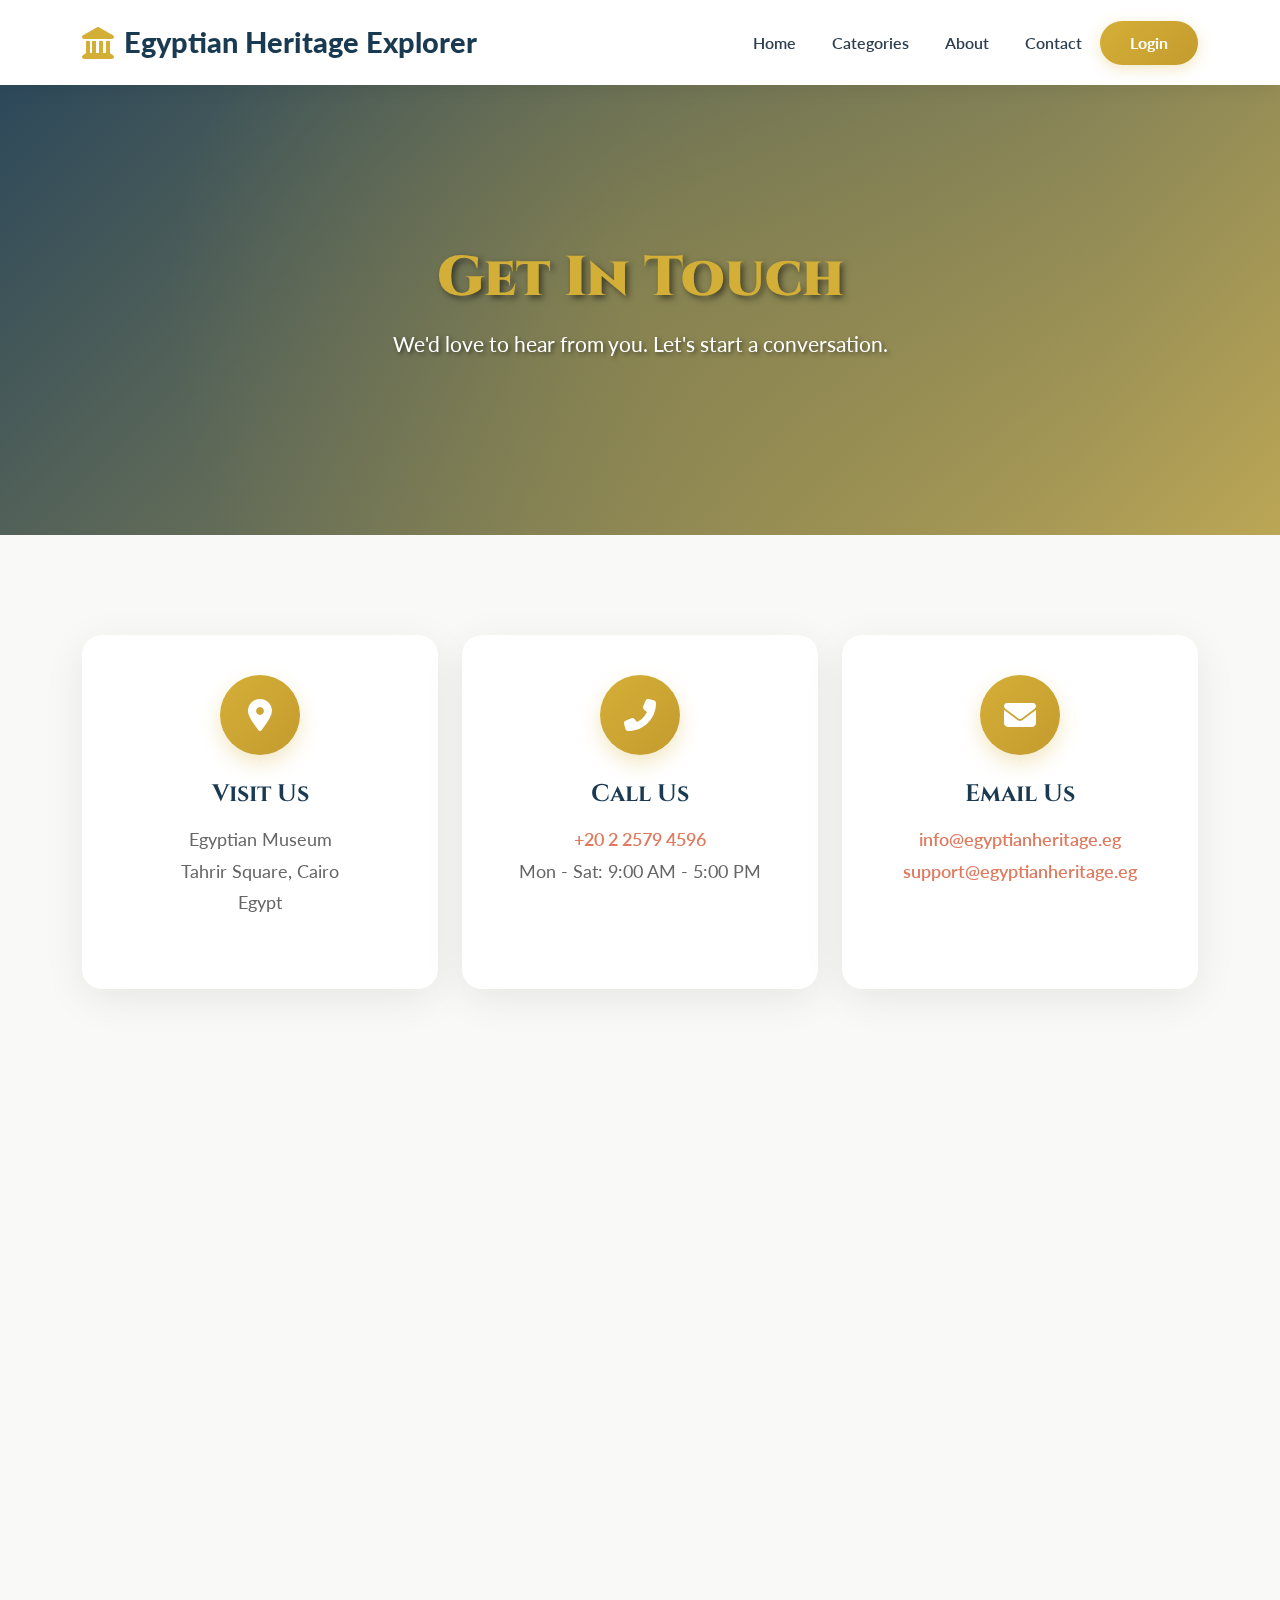
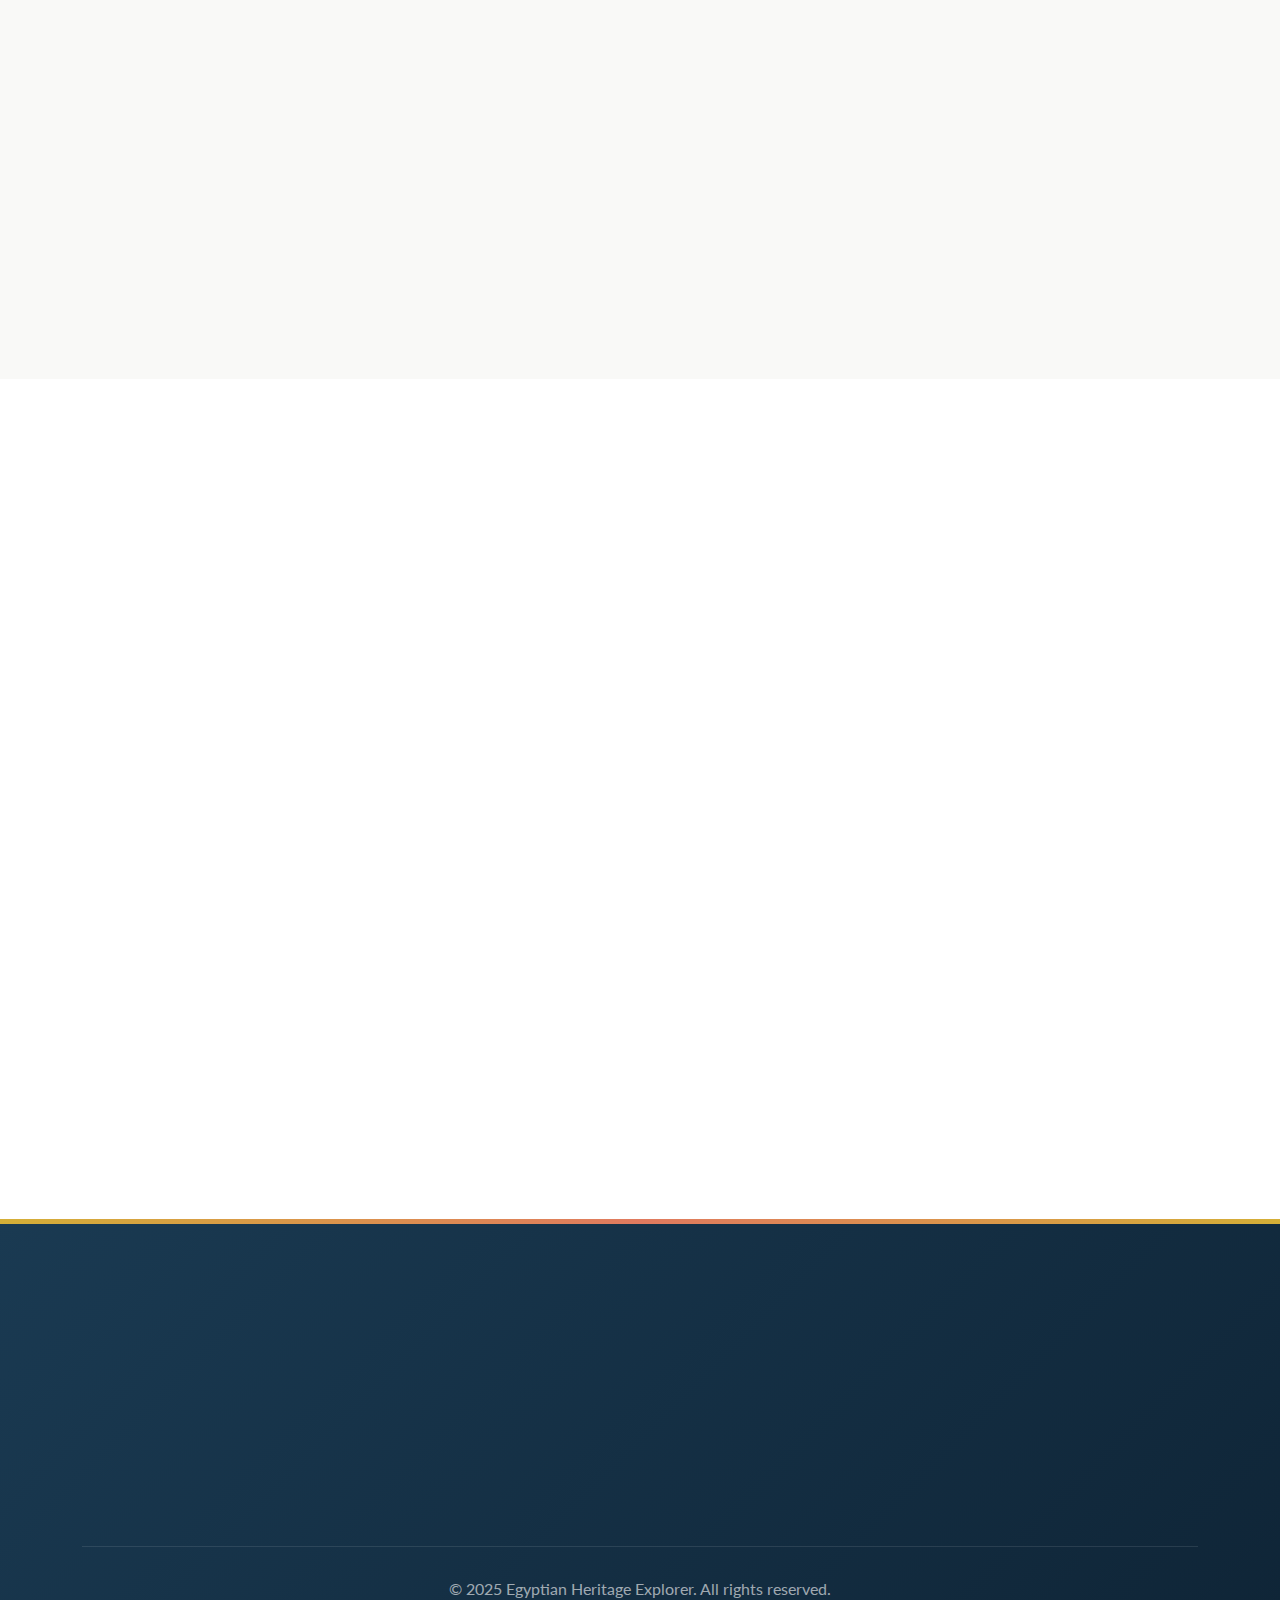
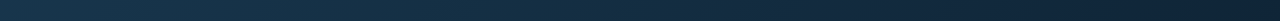
<file: Html/contact.html>
<!DOCTYPE html>
<html lang="en">
<head>
    <meta charset="UTF-8">
    <meta name="viewport" content="width=device-width, initial-scale=1.0">
    <title>Contact Us - Egyptian Heritage Explorer</title>
    
    <!-- Bootstrap 5 CSS -->
    <link href="https://cdn.jsdelivr.net/npm/bootstrap@5.3.2/dist/css/bootstrap.min.css" rel="stylesheet">
    <!-- Font Awesome -->
    <link rel="stylesheet" href="https://cdnjs.cloudflare.com/ajax/libs/font-awesome/6.4.0/css/all.min.css">
    <!-- Google Fonts -->
    <link href="https://fonts.googleapis.com/css2?family=Cinzel:wght@400;600;700;900&family=Lato:wght@400;600;700&display=swap" rel="stylesheet">
    <!-- AOS Animation Library -->
    <link href="https://unpkg.com/aos@2.3.1/dist/aos.css" rel="stylesheet">
    
    <style>
        :root {
            --primary-gold: #D4AF37;
            --secondary-blue: #1a3a52;
            --accent-terracotta: #E07A5F;
            --bg-light: #F9F9F7;
            --text-dark: #2c3e50;
            --gradient-overlay: linear-gradient(135deg, rgba(26, 58, 82, 0.95), rgba(212, 175, 55, 0.85));
        }
        
        * {
            margin: 0;
            padding: 0;
            box-sizing: border-box;
        }
        
        body {
            font-family: 'Lato', sans-serif;
            background-color: var(--bg-light);
            color: var(--text-dark);
            overflow-x: hidden;
        }
        
        h1, h2, h3, h4, h5, h6 {
            font-family: 'Cinzel', serif;
            font-weight: 700;
        }
        
        /* Navbar */
        .navbar {
            background: rgba(255, 255, 255, 0.98);
            backdrop-filter: blur(10px);
            box-shadow: 0 2px 20px rgba(0,0,0,0.08);
            padding: 1rem 0;
        }
        
        .navbar-brand {
            font-size: 1.8rem;
            font-weight: 900;
            color: var(--secondary-blue) !important;
            display: flex;
            align-items: center;
            gap: 10px;
        }
        
        .navbar-brand i {
            color: var(--primary-gold);
            font-size: 2rem;
        }
        
        .nav-link {
            font-weight: 600;
            color: var(--text-dark) !important;
            margin: 0 10px;
            transition: all 0.3s ease;
            position: relative;
        }
        
        .nav-link:hover {
            color: var(--primary-gold) !important;
        }
        
        .nav-link::after {
            content: '';
            position: absolute;
            bottom: -5px;
            left: 0;
            width: 0;
            height: 2px;
            background: var(--primary-gold);
            transition: width 0.3s ease;
        }
        
        .nav-link:hover::after {
            width: 100%;
        }
        
        .btn-custom {
            background: linear-gradient(135deg, var(--primary-gold), #c49b2e);
            color: white;
            padding: 10px 30px;
            border-radius: 50px;
            font-weight: 700;
            border: none;
            transition: all 0.3s ease;
            box-shadow: 0 4px 15px rgba(212, 175, 55, 0.3);
        }
        
        .btn-custom:hover {
            transform: translateY(-2px);
            box-shadow: 0 6px 25px rgba(212, 175, 55, 0.5);
            color: white;
        }
        
        /* Hero Section */
        .contact-hero {
            height: 50vh;
            background: var(--gradient-overlay),
                        url('https://images.unsplash.com/photo-1539650116455-8efdbcc6c191?q=80&w=1600&auto=format&fit=crop');
            background-size: cover;
            background-position: center;
            background-attachment: fixed;
            display: flex;
            align-items: center;
            position: relative;
        }
        
        .contact-hero::before {
            content: '';
            position: absolute;
            top: 0;
            left: 0;
            right: 0;
            bottom: 0;
            background: radial-gradient(circle at 50% 50%, rgba(212, 175, 55, 0.2), transparent 70%);
        }
        
        .hero-content {
            position: relative;
            z-index: 2;
            color: white;
            text-align: center;
        }
        
        .hero-content h1 {
            font-size: 3.5rem;
            font-weight: 900;
            color: var(--primary-gold);
            text-shadow: 3px 3px 6px rgba(0,0,0,0.5);
            margin-bottom: 1rem;
        }
        
        .hero-content p {
            font-size: 1.3rem;
            text-shadow: 2px 2px 4px rgba(0,0,0,0.5);
        }
        
        /* Contact Section */
        .contact-section {
            padding: 100px 0;
            background: var(--bg-light);
        }
        
        .contact-info-card {
            background: white;
            border-radius: 20px;
            padding: 40px;
            box-shadow: 0 10px 40px rgba(0,0,0,0.08);
            margin-bottom: 30px;
            transition: all 0.4s ease;
            height: 100%;
        }
        
        .contact-info-card:hover {
            transform: translateY(-10px);
            box-shadow: 0 20px 60px rgba(212, 175, 55, 0.2);
        }
        
        .contact-icon {
            width: 80px;
            height: 80px;
            background: linear-gradient(135deg, var(--primary-gold), #c49b2e);
            border-radius: 50%;
            display: flex;
            align-items: center;
            justify-content: center;
            font-size: 2rem;
            color: white;
            margin: 0 auto 25px;
            box-shadow: 0 8px 20px rgba(212, 175, 55, 0.3);
        }
        
        .contact-info-card h3 {
            color: var(--secondary-blue);
            font-size: 1.5rem;
            margin-bottom: 15px;
            text-align: center;
        }
        
        .contact-info-card p {
            color: #666;
            font-size: 1.1rem;
            text-align: center;
            margin-bottom: 0;
            line-height: 1.8;
        }
        
        .contact-info-card a {
            color: var(--accent-terracotta);
            text-decoration: none;
            font-weight: 600;
            transition: color 0.3s ease;
        }
        
        .contact-info-card a:hover {
            color: var(--primary-gold);
        }
        
        /* Contact Form */
        .contact-form-card {
            background: white;
            border-radius: 20px;
            padding: 50px;
            box-shadow: 0 10px 40px rgba(0,0,0,0.08);
        }
        
        .form-title {
            color: var(--secondary-blue);
            font-size: 2.5rem;
            margin-bottom: 15px;
            text-align: center;
        }
        
        .form-subtitle {
            color: #666;
            font-size: 1.1rem;
            text-align: center;
            margin-bottom: 40px;
        }
        
        .form-label {
            color: var(--secondary-blue);
            font-weight: 600;
            margin-bottom: 10px;
            font-size: 1rem;
        }
        
        .form-control, .form-select {
            border: 2px solid #e0e0e0;
            border-radius: 12px;
            padding: 15px 20px;
            font-size: 1rem;
            transition: all 0.3s ease;
        }
        
        .form-control:focus, .form-select:focus {
            border-color: var(--primary-gold);
            box-shadow: 0 0 0 0.2rem rgba(212, 175, 55, 0.15);
        }
        
        textarea.form-control {
            min-height: 150px;
            resize: vertical;
        }
        
        .submit-btn {
            background: linear-gradient(135deg, var(--primary-gold), #c49b2e);
            color: white;
            padding: 15px 50px;
            border-radius: 50px;
            font-weight: 700;
            border: none;
            font-size: 1.1rem;
            transition: all 0.3s ease;
            box-shadow: 0 4px 15px rgba(212, 175, 55, 0.3);
            width: 100%;
        }
        
        .submit-btn:hover {
            transform: translateY(-3px);
            box-shadow: 0 8px 25px rgba(212, 175, 55, 0.5);
        }
        
        /* Map Section */
        .map-section {
            padding: 100px 0;
            background: white;
        }
        
        .map-container {
            border-radius: 20px;
            overflow: hidden;
            box-shadow: 0 10px 40px rgba(0,0,0,0.1);
            height: 450px;
        }
        
        .map-container iframe {
            width: 100%;
            height: 100%;
            border: none;
        }
        
        .section-title {
            text-align: center;
            margin-bottom: 4rem;
        }
        
        .section-title h2 {
            font-size: 3rem;
            color: var(--secondary-blue);
            margin-bottom: 1rem;
            position: relative;
            display: inline-block;
        }
        
        .section-title h2::after {
            content: '';
            position: absolute;
            bottom: -10px;
            left: 50%;
            transform: translateX(-50%);
            width: 100px;
            height: 4px;
            background: linear-gradient(90deg, transparent, var(--primary-gold), transparent);
        }
        
        .section-title p {
            font-size: 1.2rem;
            color: #666;
            margin-top: 1.5rem;
        }
        
        /* Footer */
        footer {
            background: linear-gradient(135deg, var(--secondary-blue), #0f2537);
            color: white;
            padding: 80px 0 20px;
            position: relative;
        }
        
        footer::before {
            content: '';
            position: absolute;
            top: 0;
            left: 0;
            right: 0;
            height: 5px;
            background: linear-gradient(90deg, var(--primary-gold), var(--accent-terracotta), var(--primary-gold));
        }
        
        .footer-title {
            color: var(--primary-gold);
            font-size: 1.3rem;
            margin-bottom: 1.5rem;
            font-weight: 700;
        }
        
        .footer-links {
            list-style: none;
            padding: 0;
        }
        
        .footer-links li {
            margin-bottom: 12px;
        }
        
        .footer-links a {
            color: rgba(255,255,255,0.8);
            text-decoration: none;
            transition: all 0.3s ease;
            display: inline-block;
        }
        
        .footer-links a:hover {
            color: var(--primary-gold);
            transform: translateX(5px);
        }
        
        .social-icons a {
            display: inline-flex;
            align-items: center;
            justify-content: center;
            width: 45px;
            height: 45px;
            background: rgba(255,255,255,0.1);
            border-radius: 50%;
            color: white;
            margin-right: 10px;
            transition: all 0.3s ease;
            text-decoration: none;
        }
        
        .social-icons a:hover {
            background: var(--primary-gold);
            transform: translateY(-5px);
        }
        
        .copyright {
            text-align: center;
            padding-top: 30px;
            margin-top: 50px;
            border-top: 1px solid rgba(255,255,255,0.1);
            color: rgba(255,255,255,0.6);
        }
        
        /* Success Message */
        .success-message {
            background: linear-gradient(135deg, #10b981, #059669);
            color: white;
            padding: 20px;
            border-radius: 12px;
            margin-bottom: 30px;
            display: none;
            animation: slideDown 0.5s ease;
        }
        
        .success-message.show {
            display: block;
        }
        
        @keyframes slideDown {
            from {
                opacity: 0;
                transform: translateY(-20px);
            }
            to {
                opacity: 1;
                transform: translateY(0);
            }
        }
        
        /* Responsive */
        @media (max-width: 768px) {
            .hero-content h1 {
                font-size: 2.5rem;
            }
            
            .contact-form-card {
                padding: 30px 20px;
            }
            
            .form-title {
                font-size: 2rem;
            }
            
            .section-title h2 {
                font-size: 2.2rem;
            }
        }
        
        /* Scroll to top button */
        .scroll-top {
            position: fixed;
            bottom: 30px;
            right: 30px;
            width: 50px;
            height: 50px;
            background: var(--primary-gold);
            color: white;
            border-radius: 50%;
            display: none;
            align-items: center;
            justify-content: center;
            cursor: pointer;
            transition: all 0.3s ease;
            z-index: 1000;
            box-shadow: 0 4px 15px rgba(212, 175, 55, 0.4);
        }
        
        .scroll-top:hover {
            transform: translateY(-5px);
            box-shadow: 0 6px 25px rgba(212, 175, 55, 0.6);
        }
        
        .scroll-top.show {
            display: flex;
        }
    </style>
</head>
<body>
    <!-- Navbar -->
    <nav class="navbar navbar-expand-lg sticky-top">
        <div class="container">
            <a class="navbar-brand" href="#">
                <i class="fas fa-landmark"></i>
                <span>Egyptian Heritage Explorer</span>
            </a>
            <button class="navbar-toggler" type="button" data-bs-toggle="collapse" data-bs-target="#navbarNav">
                <span class="navbar-toggler-icon"></span>
            </button>
            <div class="collapse navbar-collapse" id="navbarNav">
                <ul class="navbar-nav ms-auto mb-2 mb-lg-0">
                    <li class="nav-item">
                        <a class="nav-link" href="#">Home</a>
                    </li>
                    <li class="nav-item">
                        <a class="nav-link" href="#">Categories</a>
                    </li>
                    <li class="nav-item">
                        <a class="nav-link" href="#">About</a>
                    </li>
                    <li class="nav-item">
                        <a class="nav-link active" href="#">Contact</a>
                    </li>
                </ul>
                <button class="btn btn-custom">Login</button>
            </div>
        </div>
    </nav>

    <!-- Hero Section -->
    <section class="contact-hero">
        <div class="container">
            <div class="hero-content" data-aos="fade-up">
                <h1>Get In Touch</h1>
                <p>We'd love to hear from you. Let's start a conversation.</p>
            </div>
        </div>
    </section>

    <!-- Contact Info Cards -->
    <section class="contact-section">
        <div class="container">
            <div class="row g-4 mb-5">
                <div class="col-lg-4 col-md-6" data-aos="fade-up" data-aos-delay="100">
                    <div class="contact-info-card">
                        <div class="contact-icon">
                            <i class="fas fa-map-marker-alt"></i>
                        </div>
                        <h3>Visit Us</h3>
                        <p>Egyptian Museum<br>Tahrir Square, Cairo<br>Egypt</p>
                    </div>
                </div>
                
                <div class="col-lg-4 col-md-6" data-aos="fade-up" data-aos-delay="200">
                    <div class="contact-info-card">
                        <div class="contact-icon">
                            <i class="fas fa-phone-alt"></i>
                        </div>
                        <h3>Call Us</h3>
                        <p><a href="tel:+20225794596">+20 2 2579 4596</a><br>
                        Mon - Sat: 9:00 AM - 5:00 PM</p>
                    </div>
                </div>
                
                <div class="col-lg-4 col-md-6" data-aos="fade-up" data-aos-delay="300">
                    <div class="contact-info-card">
                        <div class="contact-icon">
                            <i class="fas fa-envelope"></i>
                        </div>
                        <h3>Email Us</h3>
                        <p><a href="mailto:info@egyptianheritage.eg">info@egyptianheritage.eg</a><br>
                        <a href="mailto:support@egyptianheritage.eg">support@egyptianheritage.eg</a></p>
                    </div>
                </div>
            </div>

            <!-- Contact Form -->
            <div class="row justify-content-center">
                <div class="col-lg-10">
                    <div class="contact-form-card" data-aos="fade-up" data-aos-delay="400">
                        <div class="success-message" id="successMessage">
                            <i class="fas fa-check-circle me-2"></i>
                            <strong>Success!</strong> Your message has been sent. We'll get back to you soon.
                        </div>
                        
                        <h2 class="form-title">Send Us a Message</h2>
                        <p class="form-subtitle">Have a question or feedback? Fill out the form below and we'll respond as soon as possible.</p>
                        
                        <form id="contactForm">
                            <div class="row g-4">
                                <div class="col-md-6">
                                    <label for="firstName" class="form-label">First Name *</label>
                                    <input type="text" class="form-control" id="firstName" required>
                                </div>
                                
                                <div class="col-md-6">
                                    <label for="lastName" class="form-label">Last Name *</label>
                                    <input type="text" class="form-control" id="lastName" required>
                                </div>
                                
                                <div class="col-md-6">
                                    <label for="email" class="form-label">Email Address *</label>
                                    <input type="email" class="form-control" id="email" required>
                                </div>
                                
                                <div class="col-md-6">
                                    <label for="phone" class="form-label">Phone Number</label>
                                    <input type="tel" class="form-control" id="phone">
                                </div>
                                
                                <div class="col-12">
                                    <label for="subject" class="form-label">Subject *</label>
                                    <select class="form-select" id="subject" required>
                                        <option value="">Select a subject...</option>
                                        <option value="general">General Inquiry</option>
                                        <option value="research">Research Request</option>
                                        <option value="partnership">Partnership Opportunity</option>
                                        <option value="feedback">Feedback</option>
                                        <option value="technical">Technical Support</option>
                                        <option value="other">Other</option>
                                    </select>
                                </div>
                                
                                <div class="col-12">
                                    <label for="message" class="form-label">Message *</label>
                                    <textarea class="form-control" id="message" required></textarea>
                                </div>
                                
                                <div class="col-12">
                                    <button type="submit" class="submit-btn">
                                        <i class="fas fa-paper-plane me-2"></i>Send Message
                                    </button>
                                </div>
                            </div>
                        </form>
                    </div>
                </div>
            </div>
        </div>
    </section>

    <!-- Map Section -->
    <section class="map-section">
        <div class="container">
            <div class="section-title" data-aos="fade-up">
                <h2>Find Us Here</h2>
                <p>Located in the heart of Cairo, near Tahrir Square</p>
            </div>
            
            <div class="map-container" data-aos="fade-up" data-aos-delay="200">
                <iframe src="https://www.google.com/maps/embed?pb=!1m18!1m12!1m3!1d3453.6548044770574!2d31.23306931511634!3d30.047866981881205!2m3!1f0!2f0!3f0!3m2!1i1024!2i768!4f13.1!3m3!1m2!1s0x14583fa60b21beeb%3A0x79dfb296e8423bba!2sThe%20Egyptian%20Museum%20in%20Cairo!5e0!3m2!1sen!2seg!4v1638365800000!5m2!1sen!2seg" allowfullscreen="" loading="lazy"></iframe>
            </div>
        </div>
    </section>

    <!-- Footer -->
    <footer>
        <div class="container">
            <div class="row g-4">
                <div class="col-lg-4 col-md-6" data-aos="fade-up">
                    <h4 class="footer-title">Egyptian Heritage Explorer</h4>
                    <p style="opacity: 0.8; line-height: 1.8;">
                        Preserving history for future generations through a unified, cutting-edge digital experience.
                    </p>
                </div>
                
                <div class="col-lg-2 col-md-6" data-aos="fade-up" data-aos-delay="100">
                    <h4 class="footer-title">Explore</h4>
                    <ul class="footer-links">
                        <li><a href="#">Pharaonic</a></li>
                        <li><a href="#">Islamic</a></li>
                        <li><a href="#">Coptic</a></li>
                        <li><a href="#">Modern</a></li>
                    </ul>
                </div>
                
                <div class="col-lg-3 col-md-6" data-aos="fade-up" data-aos-delay="200">
                    <h4 class="footer-title">Connect</h4>
                    <ul class="footer-links">
                        <li><a href="#">About Us</a></li>
                        <li><a href="#">Contact Team</a></li>
                        <li><a href="#">Privacy Policy</a></li>
                        <li><a href="#">Terms & Conditions</a></li>
                    </ul>
                </div>
                
                <div class="col-lg-3 col-md-6" data-aos="fade-up" data-aos-delay="300">
                    <h4 class="footer-title">Follow Us</h4>
                    <div class="social-icons">
                        <a href="#"><i class="fab fa-facebook-f"></i></a>
                        <a href="#"><i class="fab fa-twitter"></i></a>
                        <a href="#"><i class="fab fa-instagram"></i></a>
                        <a href="#"><i class="fab fa-youtube"></i></a>
                    </div>
                </div>
            </div>
            
            <div class="copyright">
                &copy; 2025 Egyptian Heritage Explorer. All rights reserved.
            </div>
        </div>
    </footer>

    <!-- Scroll to Top Button -->
    <div class="scroll-top" id="scrollTop">
        <i class="fas fa-arrow-up"></i>
    </div>

    <!-- Bootstrap JS -->
    <script src="https://cdn.jsdelivr.net/npm/bootstrap@5.3.2/dist/js/bootstrap.bundle.min.js"></script>
    <!-- AOS Animation JS -->
    <script src="https://unpkg.com/aos@2.3.1/dist/aos.js"></script>
    
    <script>
        // Initialize AOS
        AOS.init({
            duration: 1000,
            once: true,
            offset: 100
        });
        
        // Navbar scroll effect
        window.addEventListener('scroll', function() {
            const navbar = document.querySelector('.navbar');
            if (window.scrollY > 50) {
                navbar.classList.add('scrolled');
            } else {
                navbar.classList.remove('scrolled');
            }
            
            // Scroll to top button
            const scrollTop = document.getElementById('scrollTop');
            if (window.scrollY > 300) {
                scrollTop.classList.add('show');
            } else {
                scrollTop.classList.remove('show');
            }
        });
        
        // Scroll to top functionality
        document.getElementById('scrollTop').addEventListener('click', function() {
            window.scrollTo({
                top: 0,
                behavior: 'smooth'
            });
        });
        
        // Contact form submission
        document.getElementById('contactForm').addEventListener('submit', function(e) {
            e.preventDefault();
            
            // Show success message
            const successMessage = document.getElementById('successMessage');
            successMessage.classList.add('show');
            
            // Reset form
            this.reset();
            
            // Scroll to success message
            successMessage.scrollIntoView({ behavior: 'smooth', block: 'center' });
            
            // Hide success message after 5 seconds
            setTimeout(function() {
                successMessage.classList.remove('show');
            }, 5000);
        });
        
        // Smooth scrolling for anchor links
        document.querySelectorAll('a[href^="#"]').forEach(anchor => {
            anchor.addEventListener('click', function (e) {
                const href = this.getAttribute('href');
                if (href !== '#' && document.querySelector(href)) {
                    e.preventDefault();
                    document.querySelector(href).scrollIntoView({
                        behavior: 'smooth'
                    });
                }
            });
        });
    </script>
</body>
</html>
</file>
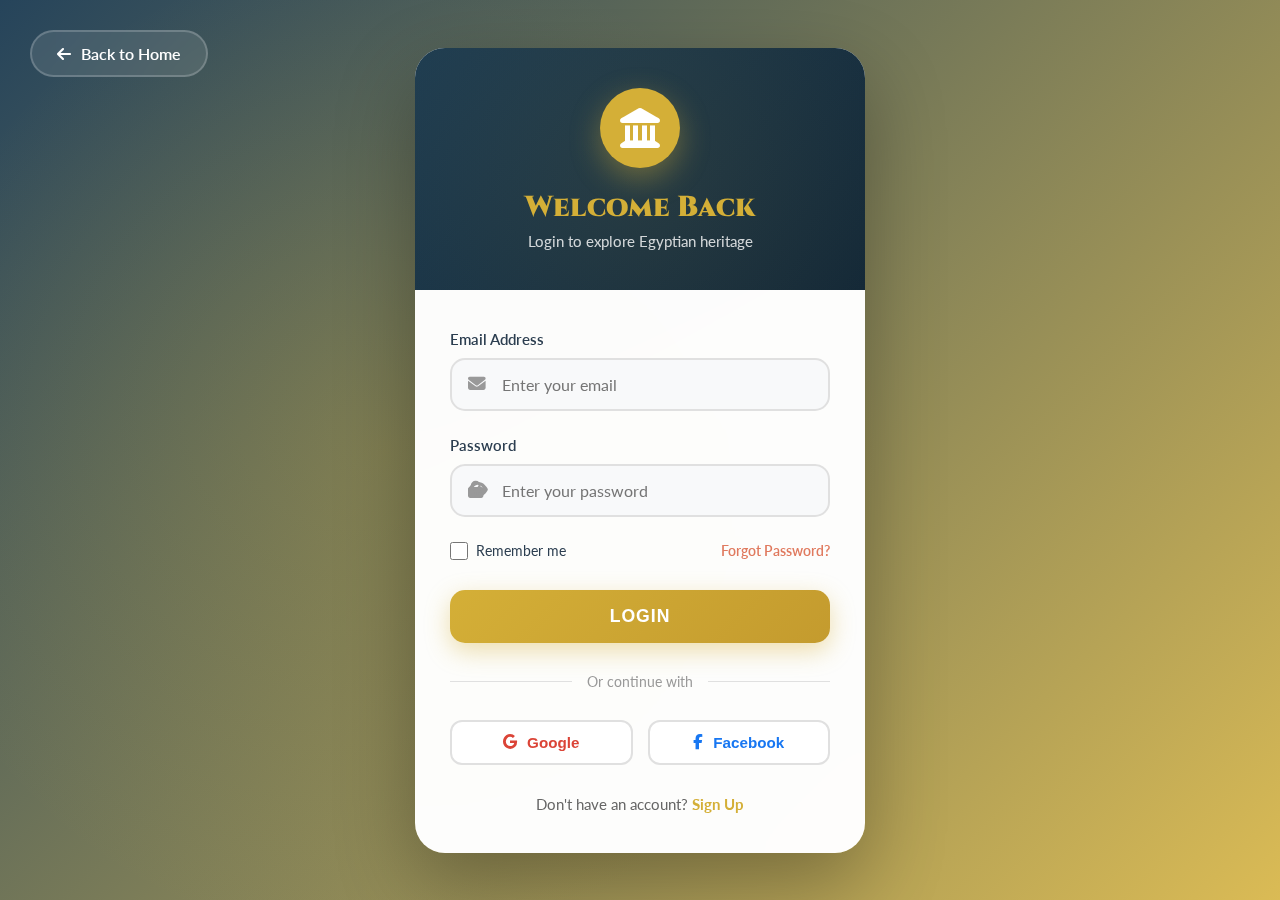
<file: Html/login.html>
<!DOCTYPE html>
<html lang="en">
<head>
    <meta charset="UTF-8">
    <meta name="viewport" content="width=device-width, initial-scale=1.0">
    <title>Login - Egyptian Heritage Explorer</title>
    
    <!-- Font Awesome -->
    <link rel="stylesheet" href="https://cdnjs.cloudflare.com/ajax/libs/font-awesome/6.4.0/css/all.min.css">
    <!-- Google Fonts -->
    <link href="https://fonts.googleapis.com/css2?family=Cinzel:wght@400;600;700;900&family=Lato:wght@400;600;700&display=swap" rel="stylesheet">
    
    <style>
        :root {
            --primary-gold: #D4AF37;
            --secondary-blue: #1a3a52;
            --accent-terracotta: #E07A5F;
            --bg-light: #F9F9F7;
            --text-dark: #2c3e50;
        }
        
        * {
            margin: 0;
            padding: 0;
            box-sizing: border-box;
        }
        
        body {
            font-family: 'Lato', sans-serif;
            background: linear-gradient(135deg, rgba(26, 58, 82, 0.95), rgba(212, 175, 55, 0.85)),
                        url('https://images.unsplash.com/photo-1539650116455-8efdbcc6c191?q=80&w=1600&auto=format&fit=crop');
            background-size: cover;
            background-position: center;
            background-attachment: fixed;
            min-height: 100vh;
            display: flex;
            align-items: center;
            justify-content: center;
            padding: 20px;
            position: relative;
            overflow: hidden;
        }
        
        body::before {
            content: '';
            position: absolute;
            top: 0;
            left: 0;
            right: 0;
            bottom: 0;
            background: radial-gradient(circle at 30% 50%, rgba(212, 175, 55, 0.2), transparent 50%);
            animation: pulse 8s ease-in-out infinite;
        }
        
        @keyframes pulse {
            0%, 100% { opacity: 0.3; }
            50% { opacity: 0.6; }
        }
        
        .login-container {
            position: relative;
            z-index: 2;
            background: rgba(255, 255, 255, 0.98);
            backdrop-filter: blur(20px);
            border-radius: 30px;
            box-shadow: 0 30px 80px rgba(0, 0, 0, 0.3);
            overflow: hidden;
            max-width: 450px;
            width: 100%;
            animation: fadeInUp 0.8s ease;
        }
        
        @keyframes fadeInUp {
            from {
                opacity: 0;
                transform: translateY(30px);
            }
            to {
                opacity: 1;
                transform: translateY(0);
            }
        }
        
        .login-header {
            background: linear-gradient(135deg, var(--secondary-blue), #0f2537);
            padding: 40px 30px;
            text-align: center;
            position: relative;
            overflow: hidden;
        }
        
        .login-header::before {
            content: '';
            position: absolute;
            top: -50%;
            left: -50%;
            width: 200%;
            height: 200%;
            background: radial-gradient(circle, rgba(212, 175, 55, 0.1) 0%, transparent 70%);
            animation: rotate 20s linear infinite;
        }
        
        @keyframes rotate {
            from { transform: rotate(0deg); }
            to { transform: rotate(360deg); }
        }
        
        .logo-icon {
            position: relative;
            z-index: 2;
            width: 80px;
            height: 80px;
            background: var(--primary-gold);
            border-radius: 50%;
            margin: 0 auto 20px;
            display: flex;
            align-items: center;
            justify-content: center;
            font-size: 2.5rem;
            color: white;
            box-shadow: 0 10px 30px rgba(212, 175, 55, 0.4);
            animation: float 3s ease-in-out infinite;
        }
        
        @keyframes float {
            0%, 100% { transform: translateY(0); }
            50% { transform: translateY(-10px); }
        }
        
        .login-header h1 {
            position: relative;
            z-index: 2;
            font-family: 'Cinzel', serif;
            color: var(--primary-gold);
            font-size: 1.8rem;
            margin-bottom: 5px;
            font-weight: 900;
        }
        
        .login-header p {
            position: relative;
            z-index: 2;
            color: rgba(255, 255, 255, 0.8);
            font-size: 0.95rem;
        }
        
        .login-body {
            padding: 40px 35px;
        }
        
        .form-group {
            margin-bottom: 25px;
        }
        
        .form-label {
            display: block;
            font-weight: 600;
            color: var(--text-dark);
            margin-bottom: 10px;
            font-size: 0.95rem;
        }
        
        .input-group {
            position: relative;
        }
        
        .input-group i {
            position: absolute;
            left: 18px;
            top: 50%;
            transform: translateY(-50%);
            color: #999;
            font-size: 1.1rem;
            transition: all 0.3s ease;
        }
        
        .form-input {
            width: 100%;
            padding: 15px 15px 15px 50px;
            border: 2px solid #e0e0e0;
            border-radius: 15px;
            font-size: 1rem;
            font-family: 'Lato', sans-serif;
            transition: all 0.3s ease;
            background: #f8f9fa;
        }
        
        .form-input:focus {
            outline: none;
            border-color: var(--primary-gold);
            background: white;
            box-shadow: 0 0 0 4px rgba(212, 175, 55, 0.1);
        }
        
        .form-input:focus + i {
            color: var(--primary-gold);
        }
        
        .password-toggle {
            position: absolute;
            right: 18px;
            top: 50%;
            transform: translateY(-50%);
            color: #999;
            cursor: pointer;
            font-size: 1.1rem;
            transition: all 0.3s ease;
        }
        
        .password-toggle:hover {
            color: var(--primary-gold);
        }
        
        .form-options {
            display: flex;
            justify-content: space-between;
            align-items: center;
            margin-bottom: 30px;
            font-size: 0.9rem;
        }
        
        .remember-me {
            display: flex;
            align-items: center;
            gap: 8px;
            cursor: pointer;
            color: var(--text-dark);
        }
        
        .remember-me input[type="checkbox"] {
            width: 18px;
            height: 18px;
            accent-color: var(--primary-gold);
            cursor: pointer;
        }
        
        .forgot-password {
            color: var(--accent-terracotta);
            text-decoration: none;
            font-weight: 600;
            transition: all 0.3s ease;
        }
        
        .forgot-password:hover {
            color: var(--primary-gold);
        }
        
        .btn-login {
            width: 100%;
            padding: 16px;
            background: linear-gradient(135deg, var(--primary-gold), #c49b2e);
            color: white;
            border: none;
            border-radius: 15px;
            font-size: 1.1rem;
            font-weight: 700;
            text-transform: uppercase;
            cursor: pointer;
            transition: all 0.4s ease;
            box-shadow: 0 8px 25px rgba(212, 175, 55, 0.4);
            letter-spacing: 1px;
        }
        
        .btn-login:hover {
            transform: translateY(-3px);
            box-shadow: 0 12px 35px rgba(212, 175, 55, 0.6);
        }
        
        .btn-login:active {
            transform: translateY(-1px);
        }
        
        .divider {
            display: flex;
            align-items: center;
            text-align: center;
            margin: 30px 0;
            color: #999;
            font-size: 0.9rem;
        }
        
        .divider::before,
        .divider::after {
            content: '';
            flex: 1;
            border-bottom: 1px solid #e0e0e0;
        }
        
        .divider span {
            padding: 0 15px;
        }
        
        .social-login {
            display: flex;
            gap: 15px;
            margin-bottom: 30px;
        }
        
        .social-btn {
            flex: 1;
            padding: 12px;
            border: 2px solid #e0e0e0;
            border-radius: 12px;
            background: white;
            cursor: pointer;
            transition: all 0.3s ease;
            display: flex;
            align-items: center;
            justify-content: center;
            gap: 10px;
            font-size: 0.95rem;
            font-weight: 600;
        }
        
        .social-btn:hover {
            transform: translateY(-2px);
            box-shadow: 0 5px 15px rgba(0, 0, 0, 0.1);
        }
        
        .social-btn.google {
            color: #DB4437;
        }
        
        .social-btn.google:hover {
            border-color: #DB4437;
            background: #fff5f5;
        }
        
        .social-btn.facebook {
            color: #1877F2;
        }
        
        .social-btn.facebook:hover {
            border-color: #1877F2;
            background: #f0f7ff;
        }
        
        .signup-link {
            text-align: center;
            color: #666;
            font-size: 0.95rem;
        }
        
        .signup-link a {
            color: var(--primary-gold);
            text-decoration: none;
            font-weight: 700;
            transition: all 0.3s ease;
        }
        
        .signup-link a:hover {
            color: var(--accent-terracotta);
        }
        
        .back-home {
            position: absolute;
            top: 30px;
            left: 30px;
            z-index: 10;
            display: flex;
            align-items: center;
            gap: 10px;
            color: white;
            text-decoration: none;
            font-weight: 600;
            padding: 12px 25px;
            background: rgba(255, 255, 255, 0.1);
            backdrop-filter: blur(10px);
            border-radius: 50px;
            transition: all 0.3s ease;
            border: 2px solid rgba(255, 255, 255, 0.2);
        }
        
        .back-home:hover {
            background: rgba(255, 255, 255, 0.2);
            transform: translateX(-5px);
        }
        
        /* Responsive */
        @media (max-width: 768px) {
            .login-container {
                margin: 0 15px;
            }
            
            .login-body {
                padding: 30px 25px;
            }
            
            .back-home {
                top: 20px;
                left: 20px;
                padding: 10px 20px;
                font-size: 0.9rem;
            }
            
            .social-login {
                flex-direction: column;
            }
        }
        
        /* Loading Animation */
        .btn-login.loading {
            pointer-events: none;
            position: relative;
            color: transparent;
        }
        
        .btn-login.loading::after {
            content: '';
            position: absolute;
            width: 20px;
            height: 20px;
            top: 50%;
            left: 50%;
            margin-left: -10px;
            margin-top: -10px;
            border: 3px solid white;
            border-radius: 50%;
            border-top-color: transparent;
            animation: spin 0.8s linear infinite;
        }
        
        @keyframes spin {
            to { transform: rotate(360deg); }
        }
    </style>
</head>
<body>

    <!-- Back to Home Button -->
    <a href="index.html" class="back-home">
        <i class="fas fa-arrow-left"></i>
        <span>Back to Home</span>
    </a>

    <!-- Login Container -->
    <div class="login-container">
        <!-- Header -->
        <div class="login-header">
            <div class="logo-icon">
                <i class="fas fa-landmark"></i>
            </div>
            <h1>Welcome Back</h1>
            <p>Login to explore Egyptian heritage</p>
        </div>
        
        <!-- Body -->
        <div class="login-body">
            <form id="loginForm">
                <!-- Email Field -->
                <div class="form-group">
                    <label class="form-label">Email Address</label>
                    <div class="input-group">
                        <input type="email" class="form-input" placeholder="Enter your email" required>
                        <i class="fas fa-envelope"></i>
                    </div>
                </div>
                
                <!-- Password Field -->
                <div class="form-group">
                    <label class="form-label">Password</label>
                    <div class="input-group">
                        <input type="password" class="form-input" id="passwordInput" placeholder="Enter your password" required>
                        <i class="fas fa-lock"></i>
                        <i class="fas fa-eye password-toggle" id="togglePassword"></i>
                    </div>
                </div>
                
                <!-- Options -->
                <div class="form-options">
                    <label class="remember-me">
                        <input type="checkbox">
                        <span>Remember me</span>
                    </label>
                    <a href="#" class="forgot-password">Forgot Password?</a>
                </div>
                
                <!-- Login Button -->
                <button type="submit" class="btn-login">
                    Login
                </button>
            </form>
            
            <!-- Divider -->
            <div class="divider">
                <span>Or continue with</span>
            </div>
            
            <!-- Social Login -->
            <div class="social-login">
                <button class="social-btn google">
                    <i class="fab fa-google"></i>
                    <span>Google</span>
                </button>
                <button class="social-btn facebook">
                    <i class="fab fa-facebook-f"></i>
                    <span>Facebook</span>
                </button>
            </div>
            
            <!-- Signup Link -->
            <div class="signup-link">
                Don't have an account? <a href="#">Sign Up</a>
            </div>
        </div>
    </div>

    <script>
        // Password Toggle
        const togglePassword = document.getElementById('togglePassword');
        const passwordInput = document.getElementById('passwordInput');
        
        togglePassword.addEventListener('click', function() {
            const type = passwordInput.getAttribute('type') === 'password' ? 'text' : 'password';
            passwordInput.setAttribute('type', type);
            
            // Toggle eye icon
            this.classList.toggle('fa-eye');
            this.classList.toggle('fa-eye-slash');
        });
        
        // Form Submission
        const loginForm = document.getElementById('loginForm');
        const btnLogin = document.querySelector('.btn-login');
        
        loginForm.addEventListener('submit', function(e) {
            e.preventDefault();
            
            // Add loading state
            btnLogin.classList.add('loading');
            
            // Simulate login (replace with actual API call)
            setTimeout(() => {
                btnLogin.classList.remove('loading');
                alert('Login successful! 🎉');
                // Redirect to home page
                // window.location.href = 'index.html';
            }, 2000);
        });
        
        // Input Focus Effects
        const inputs = document.querySelectorAll('.form-input');
        
        inputs.forEach(input => {
            input.addEventListener('focus', function() {
                this.parentElement.querySelector('i').style.color = 'var(--primary-gold)';
            });
            
            input.addEventListener('blur', function() {
                if (!this.value) {
                    this.parentElement.querySelector('i').style.color = '#999';
                }
            });
        });
    </script>
</body>
</html>
</file>
